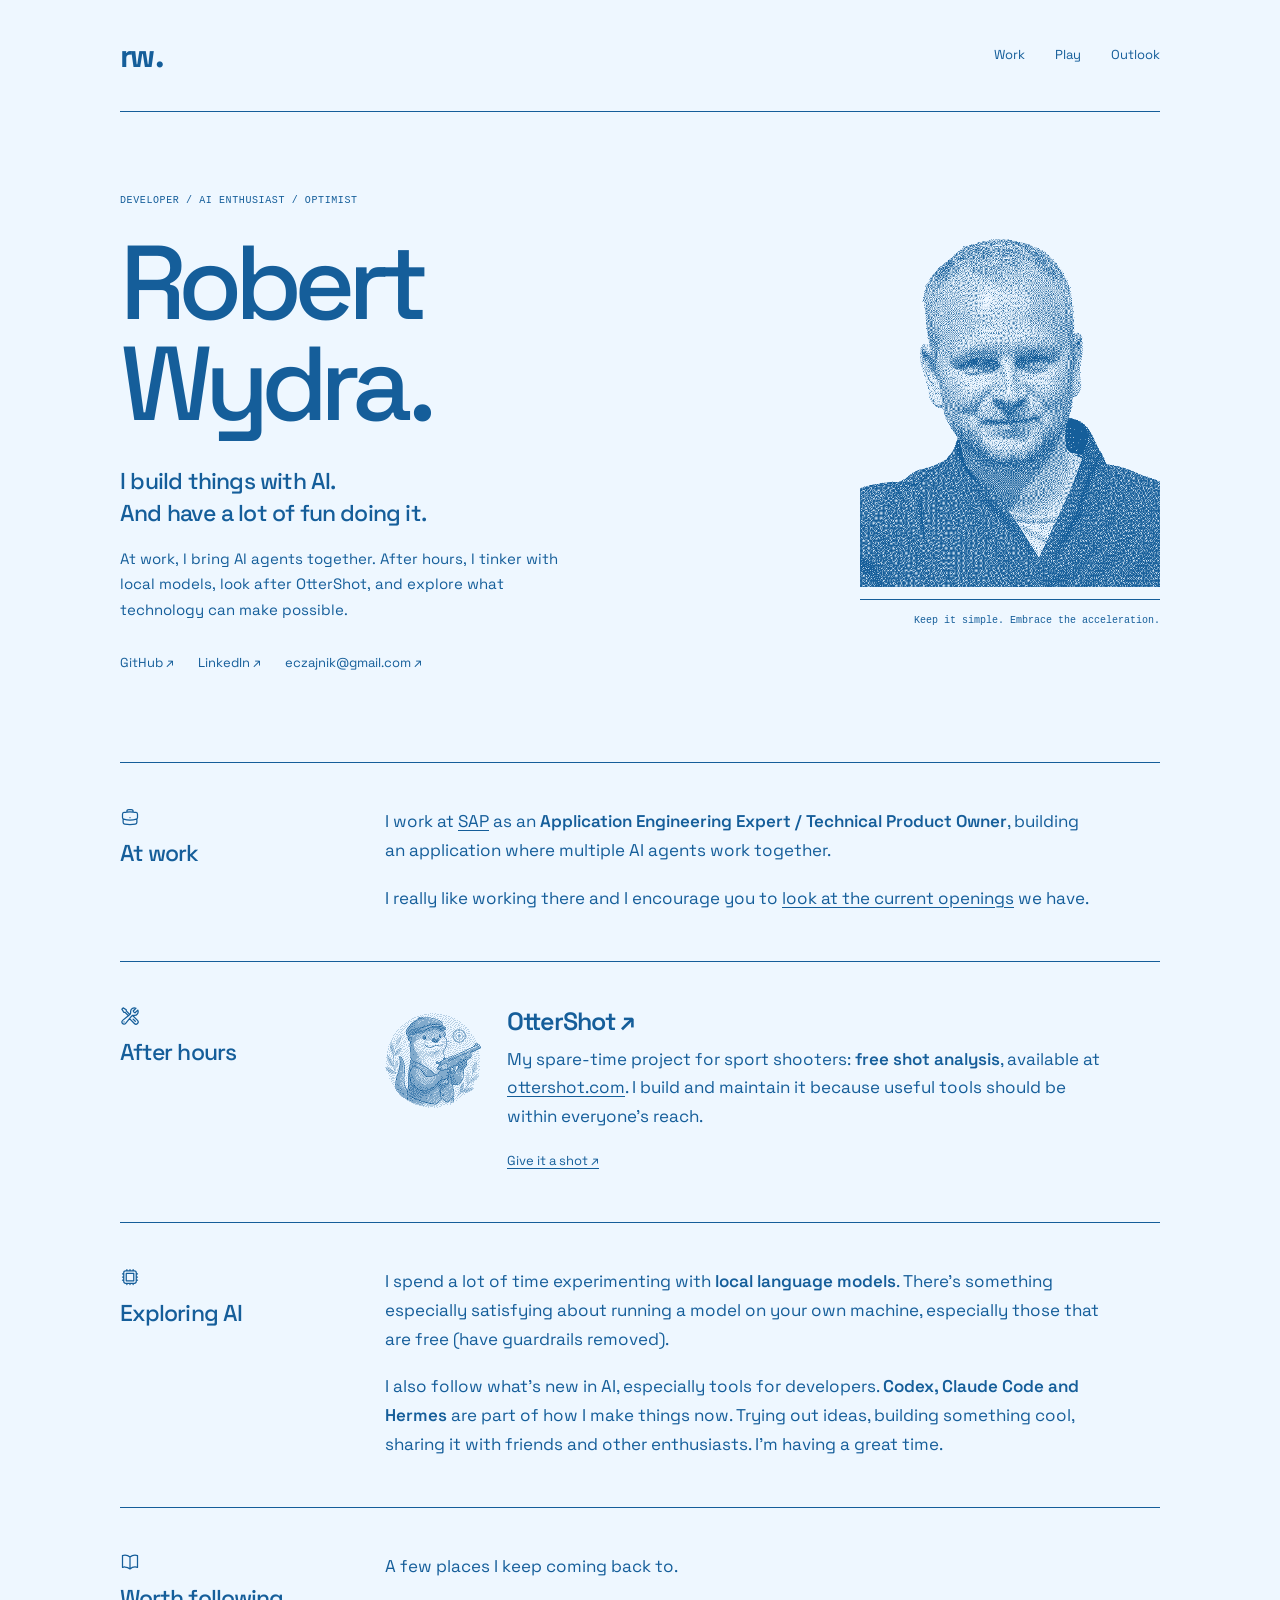
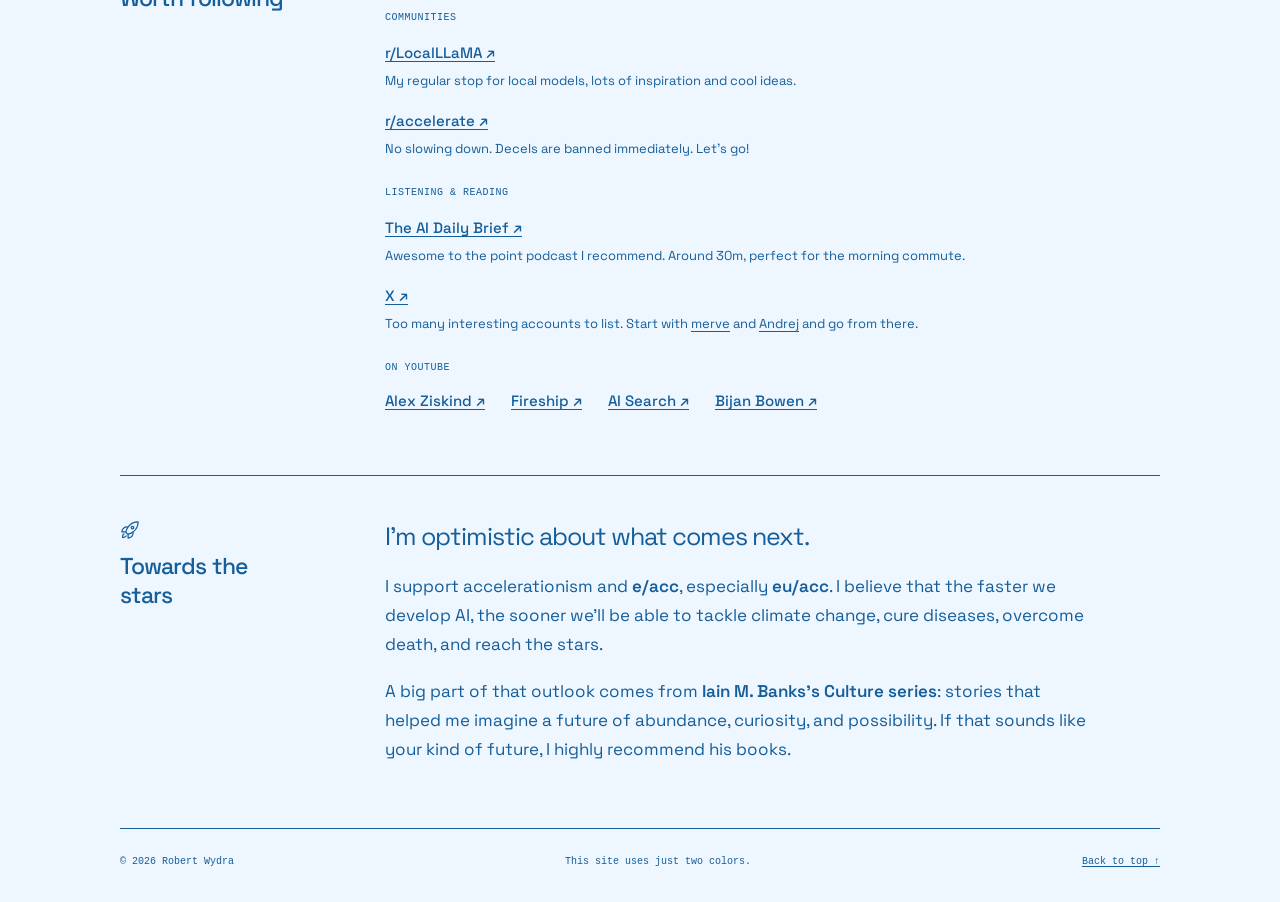
<file: index.html>
<!doctype html>
<html lang="en">
  <head>
    <meta charset="utf-8">
    <meta name="viewport" content="width=device-width, initial-scale=1">
    <meta name="theme-color" content="#eef7ff">
    <meta name="description" content="I'm Robert Wydra: a developer at SAP, creator of OtterShot, and an enthusiastic explorer of AI, local language models, and what comes next.">
    <meta property="og:type" content="website">
    <meta property="og:title" content="Robert Wydra - Developer & AI enthusiast">
    <meta property="og:description" content="Building with AI, tinkering with local models, and looking towards the stars.">
    <meta property="og:url" content="https://wydra.dev/">
    <title>Robert Wydra - Developer & AI enthusiast</title>
    <link rel="canonical" href="https://wydra.dev/">
    <link rel="icon" href="assets/favicon.svg" type="image/svg+xml">
    <link rel="preload" href="assets/fonts/space-grotesk.woff2" as="font" type="font/woff2" crossorigin>
    <link rel="stylesheet" href="styles.css">
    <script src="script.js" defer></script>
  </head>
  <body>
    <a class="skip-link" href="#main">Skip to content</a>
    <div class="page">
      <header class="site-header">
        <a class="wordmark" href="#main" aria-label="rw. - Robert Wydra, back to introduction">rw<span aria-hidden="true">.</span></a>
        <nav aria-label="Page sections">
          <a href="#work">Work</a>
          <a href="#after-hours">Play</a>
          <a href="#outlook">Outlook</a>
        </nav>
      </header>
      <main id="main">
        <section class="intro" aria-labelledby="intro-title">
          <div class="intro-copy">
            <p class="eyebrow">Developer / AI enthusiast / Optimist</p>
            <h1 id="intro-title">Robert<br>Wydra<span class="full-stop">.</span></h1>
            <p class="intro-lead">I build things with AI.<br>And have a lot of fun doing it.</p>
            <p class="intro-description">At work, I bring AI agents together. After hours, I tinker with local models, look after OtterShot, and explore what technology can make possible.</p>
            <div class="contact-links" aria-label="Find me online">
              <a href="https://github.com/eczajnik" target="_blank" rel="noopener noreferrer">GitHub <span aria-hidden="true">↗</span></a>
              <a href="https://www.linkedin.com/in/teapot/" target="_blank" rel="noopener noreferrer">LinkedIn <span aria-hidden="true">↗</span></a>
              <span id="email-contact" class="email-contact"></span>
              <noscript><span class="email-fallback">eczajnik [at] gmail [dot] com</span></noscript>
            </div>
          </div>
          <figure class="portrait">
            <img src="assets/robert.png" alt="Portrait of Robert Wydra in a blue two-colour dither." width="480" height="560" fetchpriority="high">
            <figcaption>Keep it simple. Embrace the acceleration.</figcaption>
          </figure>
        </section>
        <section class="essay-section" id="work" aria-labelledby="work-title">
          <div class="section-heading">
            <svg xmlns="http://www.w3.org/2000/svg" fill="none" viewBox="0 0 24 24" stroke-width="1.5" stroke="currentColor" aria-hidden="true" class="section-icon" width="20" height="20" focusable="false" data-icon="briefcase">
              <path stroke-linecap="round" stroke-linejoin="round" d="M20.25 14.15v4.25c0 1.094-.787 2.036-1.872 2.18-2.087.277-4.216.42-6.378.42s-4.291-.143-6.378-.42c-1.085-.144-1.872-1.086-1.872-2.18v-4.25m16.5 0a2.18 2.18 0 0 0 .75-1.661V8.706c0-1.081-.768-2.015-1.837-2.175a48.114 48.114 0 0 0-3.413-.387m4.5 8.006c-.194.165-.42.295-.673.38A23.978 23.978 0 0 1 12 15.75c-2.648 0-5.195-.429-7.577-1.22a2.016 2.016 0 0 1-.673-.38m0 0A2.18 2.18 0 0 1 3 12.489V8.706c0-1.081.768-2.015 1.837-2.175a48.111 48.111 0 0 1 3.413-.387m7.5 0V5.25A2.25 2.25 0 0 0 13.5 3h-3a2.25 2.25 0 0 0-2.25 2.25v.894m7.5 0a48.667 48.667 0 0 0-7.5 0M12 12.75h.008v.008H12v-.008Z"/>
            </svg>
            <h2 id="work-title">At work</h2>
          </div>
          <div class="section-body">
            <p>I work at <a href="https://www.sap.com/" target="_blank" rel="noopener noreferrer">SAP</a> as an <strong>Application Engineering Expert / Technical Product Owner</strong>, building an application where multiple AI agents work together.</p>
            <p>I really like working there and I encourage you to <a href="https://jobs.sap.com/en/" target="_blank" rel="noopener noreferrer">look at the current openings</a> we have.</p>
          </div>
        </section>
        <section class="essay-section" id="after-hours" aria-labelledby="play-title">
          <div class="section-heading">
            <svg xmlns="http://www.w3.org/2000/svg" fill="none" viewBox="0 0 24 24" stroke-width="1.5" stroke="currentColor" aria-hidden="true" class="section-icon" width="20" height="20" focusable="false" data-icon="wrench-screwdriver">
              <path stroke-linecap="round" stroke-linejoin="round" d="M11.42 15.17 17.25 21A2.652 2.652 0 0 0 21 17.25l-5.877-5.877M11.42 15.17l2.496-3.03c.317-.384.74-.626 1.208-.766M11.42 15.17l-4.655 5.653a2.548 2.548 0 1 1-3.586-3.586l6.837-5.63m5.108-.233c.55-.164 1.163-.188 1.743-.14a4.5 4.5 0 0 0 4.486-6.336l-3.276 3.277a3.004 3.004 0 0 1-2.25-2.25l3.276-3.276a4.5 4.5 0 0 0-6.336 4.486c.091 1.076-.071 2.264-.904 2.95l-.102.085m-1.745 1.437L5.909 7.5H4.5L2.25 3.75l1.5-1.5L7.5 4.5v1.409l4.26 4.26m-1.745 1.437 1.745-1.437m6.615 8.206L15.75 15.75M4.867 19.125h.008v.008h-.008v-.008Z"/>
            </svg>
            <h2 id="play-title">After hours</h2>
          </div>
          <div class="section-body project">
            <a class="project-logo" href="https://ottershot.com/" target="_blank" rel="noopener noreferrer" aria-label="Visit OtterShot">
              <img src="assets/ottershot.png" alt="OtterShot's otter mascot holding a sporting rifle, in blue two-colour dither." width="192" height="192" loading="lazy" decoding="async">
            </a>
            <div class="project-copy">
              <h3><a href="https://ottershot.com/" target="_blank" rel="noopener noreferrer">OtterShot <span aria-hidden="true">↗</span></a></h3>
              <p>My spare-time project for sport shooters: <strong>free shot analysis</strong>, available at <a href="https://ottershot.com/" target="_blank" rel="noopener noreferrer">ottershot.com</a>. I build and maintain it because useful tools should be within everyone's reach.</p>
              <a class="small-link" href="https://ottershot.com/" target="_blank" rel="noopener noreferrer">Give it a shot <span aria-hidden="true">↗</span></a>
            </div>
          </div>
        </section>
        <section class="essay-section" id="exploring" aria-labelledby="exploring-title">
          <div class="section-heading">
            <svg xmlns="http://www.w3.org/2000/svg" fill="none" viewBox="0 0 24 24" stroke-width="1.5" stroke="currentColor" aria-hidden="true" class="section-icon" width="20" height="20" focusable="false" data-icon="cpu-chip">
              <path stroke-linecap="round" stroke-linejoin="round" d="M8.25 3v1.5M4.5 8.25H3m18 0h-1.5M4.5 12H3m18 0h-1.5m-15 3.75H3m18 0h-1.5M8.25 19.5V21M12 3v1.5m0 15V21m3.75-18v1.5m0 15V21m-9-1.5h10.5a2.25 2.25 0 0 0 2.25-2.25V6.75a2.25 2.25 0 0 0-2.25-2.25H6.75A2.25 2.25 0 0 0 4.5 6.75v10.5a2.25 2.25 0 0 0 2.25 2.25Zm.75-12h9v9h-9v-9Z"/>
            </svg>
            <h2 id="exploring-title">Exploring AI</h2>
          </div>
          <div class="section-body">
            <p>I spend a lot of time experimenting with <strong>local language models</strong>. There's something especially satisfying about running a model on your own machine, especially those that  are free (have guardrails removed).</p>
            <p>I also follow what's new in AI, especially tools for developers. <strong>Codex, Claude Code and Hermes</strong> are part of how I make things now. Trying out ideas, building something cool, sharing it with friends and other enthusiasts. I'm having a great time.</p>
          </div>
        </section>
        <section class="essay-section" id="following" aria-labelledby="following-title">
          <div class="section-heading">
            <svg xmlns="http://www.w3.org/2000/svg" fill="none" viewBox="0 0 24 24" stroke-width="1.5" stroke="currentColor" aria-hidden="true" class="section-icon" width="20" height="20" focusable="false" data-icon="book-open">
              <path stroke-linecap="round" stroke-linejoin="round" d="M12 6.042A8.967 8.967 0 0 0 6 3.75c-1.052 0-2.062.18-3 .512v14.25A8.987 8.987 0 0 1 6 18c2.305 0 4.408.867 6 2.292m0-14.25a8.966 8.966 0 0 1 6-2.292c1.052 0 2.062.18 3 .512v14.25A8.987 8.987 0 0 0 18 18a8.967 8.967 0 0 0-6 2.292m0-14.25v14.25"/>
            </svg>
            <h2 id="following-title">Worth following</h2>
          </div>
          <div class="section-body">
            <p>A few places I keep coming back to.</p>
            <dl class="reading-list">
              <div>
                <dt>Communities</dt>
                <dd><a href="https://www.reddit.com/r/LocalLLaMA/" target="_blank" rel="noopener noreferrer">r/LocalLLaMA <span aria-hidden="true">↗</span></a><span class="resource-note">My regular stop for local models, lots of inspiration and cool ideas.</span></dd>
                <dd><a href="https://www.reddit.com/r/accelerate/" target="_blank" rel="noopener noreferrer">r/accelerate <span aria-hidden="true">↗</span></a><span class="resource-note">No slowing down. Decels are banned immediately. Let's go!</span></dd>
              </div>
              <div>
                <dt>Listening & reading</dt>
                <dd><a href="https://aidailybrief.ai/" target="_blank" rel="noopener noreferrer">The AI Daily Brief <span aria-hidden="true">↗</span></a><span class="resource-note">Awesome to the point podcast I recommend. Around 30m, perfect for the morning commute.</span></dd>
                <dd><a href="https://x.com/" target="_blank" rel="noopener noreferrer">X <span aria-hidden="true">↗</span></a><span class="resource-note">Too many interesting accounts to list. Start with <a href="https://x.com/mervenoyann" target="_blank" rel="noopener noreferrer">merve</a> and <a href="https://x.com/karpathy" target="_blank" rel="noopener noreferrer">Andrej</a> and go from there.</span></dd>
              </div>
              <div>
                <dt>On YouTube</dt>
                <dd class="video-links">
                  <a href="https://www.youtube.com/@AZisk" target="_blank" rel="noopener noreferrer">Alex Ziskind <span aria-hidden="true">↗</span></a>
                  <a href="https://www.youtube.com/@Fireship" target="_blank" rel="noopener noreferrer">Fireship <span aria-hidden="true">↗</span></a>
                  <a href="https://www.youtube.com/@theAIsearch" target="_blank" rel="noopener noreferrer">AI Search <span aria-hidden="true">↗</span></a>
                  <a href="https://www.youtube.com/@Bijanbowen" target="_blank" rel="noopener noreferrer">Bijan Bowen <span aria-hidden="true">↗</span></a>
                </dd>
              </div>
            </dl>
          </div>
        </section>
        <section class="essay-section outlook" id="outlook" aria-labelledby="outlook-title">
          <div class="section-heading">
            <svg xmlns="http://www.w3.org/2000/svg" fill="none" viewBox="0 0 24 24" stroke-width="1.5" stroke="currentColor" aria-hidden="true" class="section-icon" width="20" height="20" focusable="false" data-icon="rocket-launch">
              <path stroke-linecap="round" stroke-linejoin="round" d="M15.59 14.37a6 6 0 0 1-5.84 7.38v-4.8m5.84-2.58a14.98 14.98 0 0 0 6.16-12.12A14.98 14.98 0 0 0 9.631 8.41m5.96 5.96a14.926 14.926 0 0 1-5.841 2.58m-.119-8.54a6 6 0 0 0-7.381 5.84h4.8m2.581-5.84a14.927 14.927 0 0 0-2.58 5.84m2.699 2.7c-.103.021-.207.041-.311.06a15.09 15.09 0 0 1-2.448-2.448 14.9 14.9 0 0 1 .06-.312m-2.24 2.39a4.493 4.493 0 0 0-1.757 4.306 4.493 4.493 0 0 0 4.306-1.758M16.5 9a1.5 1.5 0 1 1-3 0 1.5 1.5 0 0 1 3 0Z"/>
            </svg>
            <h2 id="outlook-title">Towards the stars</h2>
          </div>
          <div class="section-body">
            <p class="outlook-lead">I'm optimistic about what comes next.</p>
            <p>I support accelerationism and <strong>e/acc</strong>, especially <strong>eu/acc</strong>. I believe that the faster we develop AI, the sooner we'll be able to tackle climate change, cure diseases, overcome death, and reach the stars.</p>
            <p>A big part of that outlook comes from <strong>Iain M. Banks's <cite>Culture</cite> series</strong>: stories that helped me imagine a future of abundance, curiosity, and possibility. If that sounds like your kind of future, I highly recommend his books.</p>
            <!-- <p class="closing-note">More curiosity. More building. More possibility.</p> -->
          </div>
        </section>
      </main>
      <footer class="site-footer">
        <span>© <span id="copyright-year"></span> Robert Wydra</span>
        <span>This site uses just two colors.</span>
        <a href="#main">Back to top <span aria-hidden="true">↑</span></a>
      </footer>
    </div>
  </body>
</html>
</file>
<file: styles.css>
@font-face {
  font-family: "Space Grotesk";
  src: url("assets/fonts/space-grotesk.woff2") format("woff2");
  font-style: normal;
  font-weight: 300 700;
  font-display: swap;
}

:root {
  color-scheme: light;
  --paper: #eef7ff;
  --ink: #155e9a;
  --rule: #155e9a;
  font-family: "Space Grotesk", system-ui, sans-serif;
  color: var(--ink);
  background: var(--paper);
  font-synthesis: none;
}

* { box-sizing: border-box; }
html { scroll-padding-top: 2rem; }
body { margin: 0; font-size: 17px; line-height: 1.7; }
::selection { background: var(--ink); color: var(--paper); }
button, a { -webkit-tap-highlight-color: transparent; }
a { color: inherit; text-underline-offset: 0.2em; text-decoration-thickness: 1px; }
a:hover { text-decoration-thickness: 2px; }
a:focus-visible, button:focus-visible { outline: 2px solid var(--ink); outline-offset: 5px; border-radius: 1px; }
button { color: inherit; font: inherit; }
[hidden] { display: none !important; }
img { display: block; max-width: 100%; height: auto; }
p { margin: 0 0 1.15rem; }
p:last-child { margin-bottom: 0; }
strong { font-weight: 600; }

.page { max-width: 1152px; padding: 0 56px; margin: 0 auto; }
.site-header { min-height: 112px; display: flex; justify-content: space-between; align-items: center; gap: 24px; border-bottom: 1px solid var(--rule); }
.wordmark { font-size: 32px; line-height: 1; letter-spacing: -0.08em; font-weight: 700; text-decoration: none; }
.wordmark span { margin-left: 2px; }
.site-header nav { display: flex; gap: 30px; font-size: 13px; }
.site-header nav a { text-decoration: none; }
.site-header nav a:hover { text-decoration: underline; }

.intro { display: grid; grid-template-columns: minmax(0, 1fr) 300px; gap: 80px; padding: 80px 0 88px; align-items: center; }
.intro-copy { animation: arrive 650ms ease-out both; }
.eyebrow, .portrait figcaption, .reading-list dt, .site-footer { font-family: ui-monospace, SFMono-Regular, Consolas, "Liberation Mono", monospace; }
.eyebrow { margin-bottom: 24px; font-size: 10px; letter-spacing: 0.06em; text-transform: uppercase; }
h1 { font-size: clamp(72px, 8.2vw, 112px); line-height: 0.96; letter-spacing: -0.075em; font-weight: 500; margin: 0 0 30px; }
.full-stop { margin-left: 3px; }
.intro-lead { font-size: 23px; line-height: 1.4; letter-spacing: -0.035em; font-weight: 500; margin-bottom: 17px; }
.intro-description { max-width: 44ch; font-size: 15px; line-height: 1.7; }
.contact-links { display: flex; flex-wrap: wrap; align-items: center; column-gap: 24px; row-gap: 12px; margin-top: 30px; font-size: 13px; }
.contact-links > a, .email-contact a { white-space: nowrap; }
.contact-links a { text-decoration: none; }
.contact-links a:hover { text-decoration: underline; text-underline-offset: 0.2em; }
.email-contact:empty { display: none; }
.email-fallback { overflow-wrap: anywhere; }
.portrait { margin: 0; align-self: center; }
.portrait img { width: 300px; }
.portrait figcaption { border-top: 1px solid var(--rule); padding-top: 12px; margin-top: 12px; font-size: 10px; text-align: right; }

.essay-section { display: grid; grid-template-columns: 225px minmax(0, 1fr); gap: 40px; padding: 44px 0 48px; border-top: 1px solid var(--rule); }
.section-icon { display: block; width: 20px; height: 20px; margin-bottom: 12px; }
h2 { font-size: 23px; font-weight: 500; line-height: 1.25; letter-spacing: -0.04em; margin: 0; max-width: 12ch; }
.section-body { max-width: 65ch; }
.project { display: grid; grid-template-columns: 96px minmax(0, 1fr); gap: 26px; align-items: start; }
.project-logo { display: block; margin-top: 6px; }
.project-logo img { width: 96px; }
.project-logo:focus-visible { outline-offset: 6px; }
h3 { margin: 0 0 9px; font-size: 25px; font-weight: 600; line-height: 1.2; letter-spacing: -0.04em; }
h3 a { text-decoration: none; }
h3 a:hover { text-decoration: underline; }
.small-link { display: inline-block; font-size: 13px; }
.project-copy p { margin-bottom: 14px; }

.reading-list { margin: 28px 0 0; }
.reading-list > div { margin-bottom: 24px; }
.reading-list > div:last-child { margin-bottom: 0; }
.reading-list dt { font-size: 10px; text-transform: uppercase; letter-spacing: 0.05em; margin-bottom: 12px; }
.reading-list dd { margin: 0 0 14px; }
.reading-list dd > a { font-size: 15px; font-weight: 500; }
.resource-note { display: block; margin-top: 3px; font-size: 13px; }
.video-links { display: flex; flex-wrap: wrap; gap: 10px 26px; }
.video-links a { white-space: nowrap; }
.outlook { padding-bottom: 64px; }
.outlook-lead { font-size: 25px; line-height: 1.35; letter-spacing: -0.04em; }
.closing-note { margin-top: 26px; font-size: 13px; font-weight: 500; }
.site-footer { display: flex; flex-wrap: wrap; justify-content: space-between; gap: 16px 24px; padding: 24px 0 32px; border-top: 1px solid var(--rule); font-size: 10px; }
.site-footer a { white-space: nowrap; }
.skip-link { position: fixed; z-index: 1; top: 12px; left: 12px; padding: 8px 16px; background: var(--paper); border: 2px solid var(--ink); transform: translateY(-200%); }
.skip-link:focus { transform: none; }

@keyframes arrive {
  from { opacity: 0; transform: translateY(8px); }
  to { opacity: 1; transform: translateY(0); }
}

@media (max-width: 900px) {
  .page { padding: 0 36px; }
  .intro { grid-template-columns: minmax(0, 1fr) 240px; gap: 36px; padding: 60px 0 64px; }
  .portrait img { width: 240px; }
  .essay-section { grid-template-columns: 170px minmax(0, 1fr); gap: 28px; }
  .project { grid-template-columns: 80px minmax(0, 1fr); gap: 20px; }
  .project-logo img { width: 80px; }
}

@media (max-width: 640px) {
  body { font-size: 16px; }
  .page { padding: 0 24px; }
  .site-header { min-height: 80px; gap: 16px; }
  .site-header nav { gap: 20px; font-size: 12px; }
  .wordmark { font-size: 28px; }
  .intro { grid-template-columns: minmax(0, 1fr); gap: 38px; padding: 46px 0 40px; }
  .eyebrow { font-size: 9px; margin-bottom: 24px; }
  h1 { font-size: clamp(72px, 20vw, 104px); margin-bottom: 24px; }
  .intro-lead { font-size: 22px; }
  .intro-description { font-size: 15px; }
  .contact-links { column-gap: 22px; margin-top: 26px; }
  .portrait { width: min(100%, 300px); }
  .portrait img { width: 100%; }
  .essay-section { grid-template-columns: minmax(0, 1fr); gap: 24px; padding: 32px 0 36px; }
  .section-heading { display: flex; align-items: center; gap: 14px; }
  .section-icon { margin: 0; flex-shrink: 0; }
  h2 { max-width: none; font-size: 23px; }
  .project { grid-template-columns: minmax(0, 1fr); gap: 20px; }
  .project-logo { width: 80px; margin-top: 0; }
  .outlook { padding-bottom: 42px; }
  .outlook-lead { font-size: 24px; }
  .site-footer { flex-direction: column; gap: 10px; padding: 22px 0 28px; }
}

@media (prefers-reduced-motion: reduce) {
  .intro-copy { animation: none; }
}
</file>
